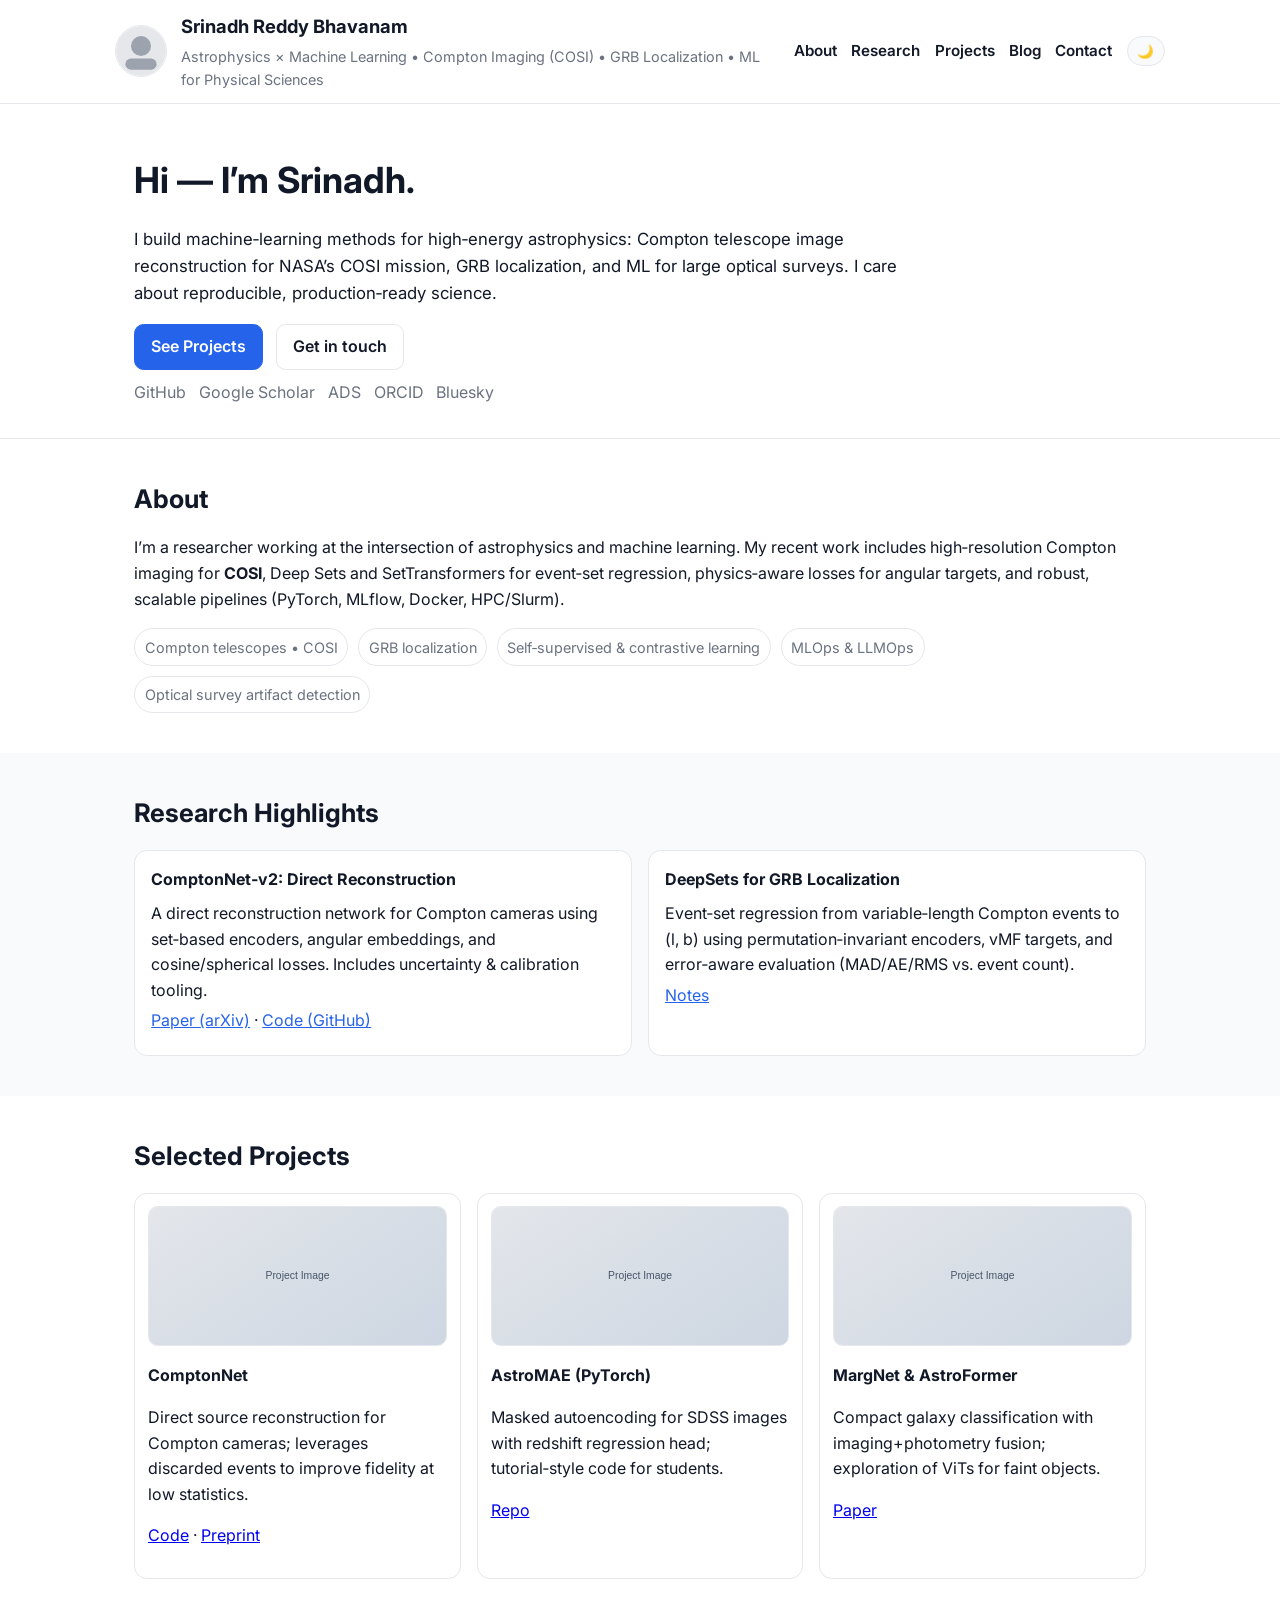
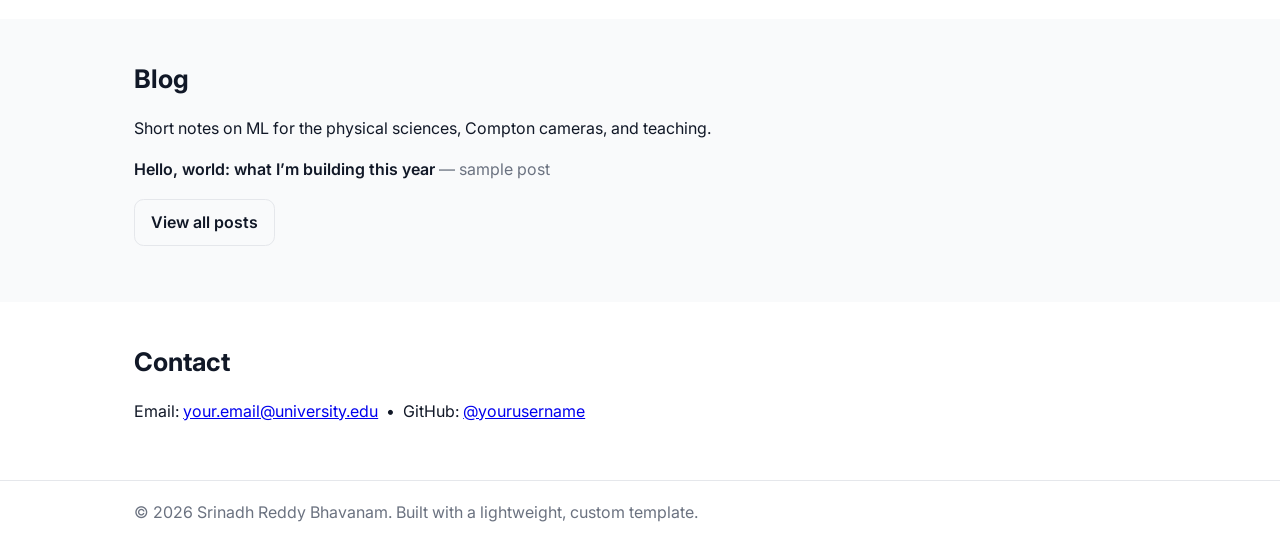
<file: index.html>
<!doctype html>
<html lang="en">
<head>
  <meta charset="utf-8" />
  <meta name="viewport" content="width=device-width, initial-scale=1" />
  <title>Srinadh Reddy Bhavanam | Astrophysics & Machine Learning</title>
  <meta name="description" content="Astrophysics & ML researcher — ML for Physical Sciences." />
  <link rel="preconnect" href="https://fonts.googleapis.com">
  <link rel="preconnect" href="https://fonts.gstatic.com" crossorigin>
  <link href="https://fonts.googleapis.com/css2?family=Inter:wght@300;400;600;800&display=swap" rel="stylesheet">
  <link rel="stylesheet" href="assets/css/style.css" />
</head>
<body>
  <header class="site-header">
    <div class="container header-inner">
      <div class="brand">
        <img class="avatar" src="assets/img/avatar.svg" alt="Avatar" />
        <div class="brand-text">
          <h1 class="name">Srinadh Reddy Bhavanam</h1>
          <p class="tagline">Astrophysics × Machine Learning • Compton Imaging (COSI) • GRB Localization • ML for Physical Sciences</p>
        </div>
      </div>
      <nav class="nav">
        <a href="#about">About</a>
        <a href="#research">Research</a>
        <a href="#projects">Projects</a>
        <a href="#blog">Blog</a>
        <a href="#contact">Contact</a>
        <button id="themeToggle" aria-label="Toggle dark mode">🌙</button>
      </nav>
    </div>
  </header>

  <main>
    <section id="hero" class="hero">
      <div class="container">
        <h2>Hi — I’m Srinadh.</h2>
        <p>
          I build machine‑learning methods for high‑energy astrophysics: Compton telescope image reconstruction for NASA’s COSI mission,
          GRB localization, and ML for large optical surveys. I care about reproducible, production‑ready science.
        </p>
        <div class="cta-row">
          <a class="btn primary" href="#projects">See Projects</a>
          <a class="btn" href="#contact">Get in touch</a>
        </div>
        <div class="socials">
          <a href="https://github.com/yourusername" target="_blank" rel="noopener">GitHub</a>
          <a href="https://scholar.google.com/" target="_blank" rel="noopener">Google Scholar</a>
          <a href="https://ui.adsabs.harvard.edu/" target="_blank" rel="noopener">ADS</a>
          <a href="https://orcid.org/" target="_blank" rel="noopener">ORCID</a>
          <a href="https://bsky.app/" target="_blank" rel="noopener">Bluesky</a>
        </div>
      </div>
    </section>

    <section id="about" class="section">
      <div class="container">
        <h3>About</h3>
        <p>
          I’m a researcher working at the intersection of astrophysics and machine learning. My recent work includes
          high‑resolution Compton imaging for <strong>COSI</strong>, Deep Sets and SetTransformers for event‑set regression,
          physics‑aware losses for angular targets, and robust, scalable pipelines (PyTorch, MLflow, Docker, HPC/Slurm).
        </p>
        <ul class="pill-list">
          <li>Compton telescopes • COSI</li>
          <li>GRB localization</li>
          <li>Self‑supervised & contrastive learning</li>
          <li>MLOps & LLMOps</li>
          <li>Optical survey artifact detection</li>
        </ul>
      </div>
    </section>

    <section id="research" class="section alt">
      <div class="container">
        <h3>Research Highlights</h3>
        <div class="grid two">
          <div class="card">
            <h4>ComptonNet‑v2: Direct Reconstruction</h4>
            <p>
              A direct reconstruction network for Compton cameras using set‑based encoders, angular embeddings,
              and cosine/spherical losses. Includes uncertainty & calibration tooling.
            </p>
            <p><a class="text-link" href="#" target="_blank" rel="noopener">Paper (arXiv)</a> · <a class="text-link" href="#" target="_blank" rel="noopener">Code (GitHub)</a></p>
          </div>
          <div class="card">
            <h4>DeepSets for GRB Localization</h4>
            <p>
              Event‑set regression from variable‑length Compton events to (l, b) using permutation‑invariant encoders,
              vMF targets, and error‑aware evaluation (MAD/AE/RMS vs. event count).
            </p>
            <p><a class="text-link" href="#" target="_blank" rel="noopener">Notes</a></p>
          </div>
        </div>
      </div>
    </section>

    <section id="projects" class="section">
      <div class="container">
        <h3>Selected Projects</h3>
        <div class="grid three">
          <article class="project">
            <img src="assets/img/ph-placeholder.svg" alt="Project image placeholder" />
            <h4>ComptonNet</h4>
            <p>Direct source reconstruction for Compton cameras; leverages discarded events to improve fidelity at low statistics.</p>
            <p class="links">
              <a href="#" target="_blank" rel="noopener">Code</a> · <a href="#" target="_blank" rel="noopener">Preprint</a>
            </p>
          </article>
          <article class="project">
            <img src="assets/img/ph-placeholder.svg" alt="Project image placeholder" />
            <h4>AstroMAE (PyTorch)</h4>
            <p>Masked autoencoding for SDSS images with redshift regression head; tutorial‑style code for students.</p>
            <p class="links">
              <a href="#" target="_blank" rel="noopener">Repo</a>
            </p>
          </article>
          <article class="project">
            <img src="assets/img/ph-placeholder.svg" alt="Project image placeholder" />
            <h4>MargNet & AstroFormer</h4>
            <p>Compact galaxy classification with imaging+photometry fusion; exploration of ViTs for faint objects.</p>
            <p class="links">
              <a href="#" target="_blank" rel="noopener">Paper</a>
            </p>
          </article>
        </div>
      </div>
    </section>

    <section id="blog" class="section alt">
      <div class="container">
        <h3>Blog</h3>
        <p>Short notes on ML for the physical sciences, Compton cameras, and teaching.</p>
        <ul class="post-list">
          <li><a href="blog/first-post.html">Hello, world: what I’m building this year</a> <span class="muted">— sample post</span></li>
        </ul>
        <p><a class="btn" href="blog/index.html">View all posts</a></p>
      </div>
    </section>

    <section id="contact" class="section">
      <div class="container">
        <h3>Contact</h3>
        <p>
          Email: <a href="mailto:your.email@university.edu">your.email@university.edu</a>
          &nbsp;•&nbsp; GitHub: <a href="https://github.com/yourusername" target="_blank" rel="noopener">@yourusername</a>
        </p>
      </div>
    </section>
  </main>

  <footer class="site-footer">
    <div class="container">
      <p>© <span id="year"></span> Srinadh Reddy Bhavanam. Built with a lightweight, custom template. </p>
    </div>
  </footer>

  <script src="assets/js/main.js"></script>
</body>
</html>
</file>
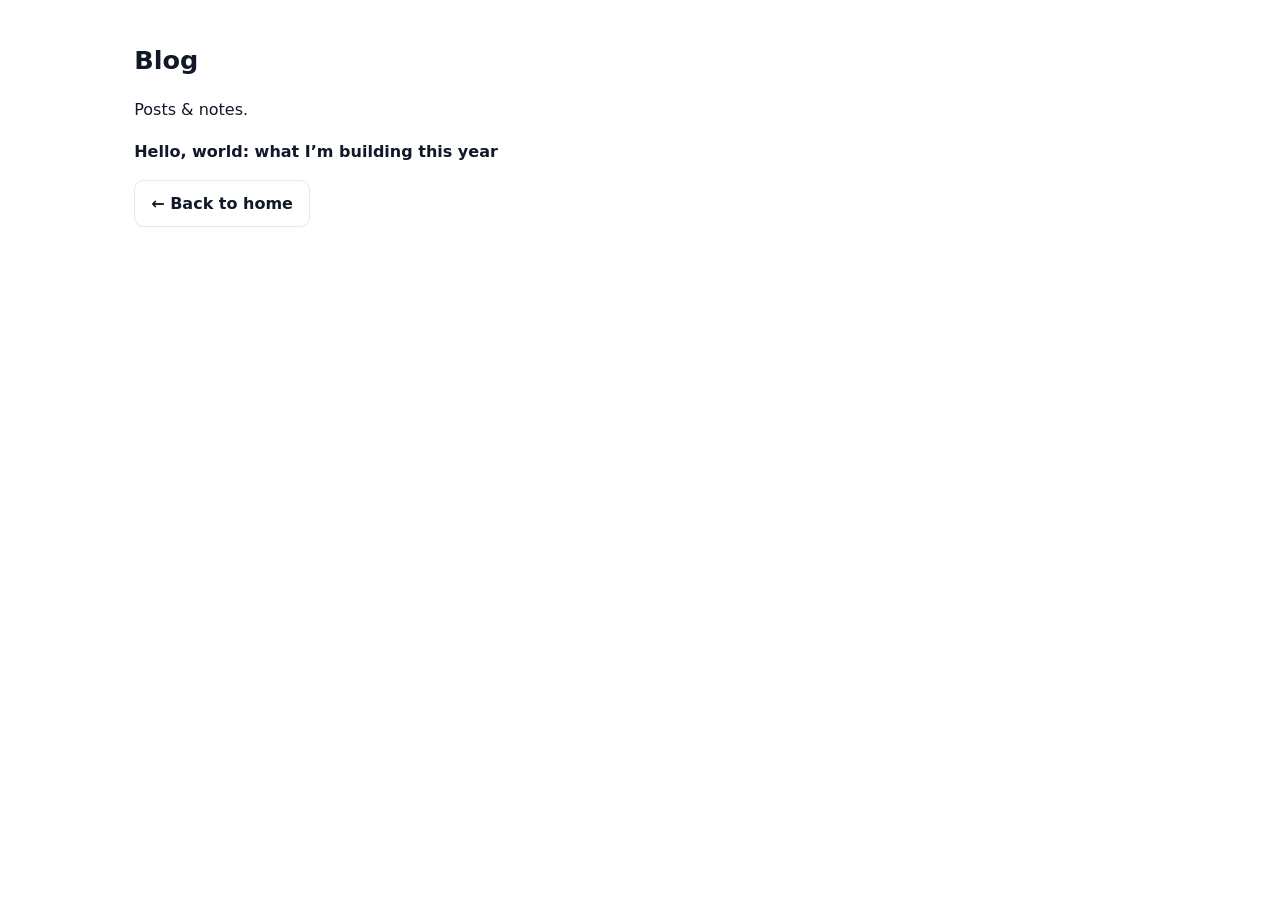
<file: blog/index.html>
<!doctype html>
<html lang="en">
<head>
  <meta charset="utf-8" />
  <meta name="viewport" content="width=device-width, initial-scale=1" />
  <title>Blog — Srinadh Reddy Bhavanam</title>
  <link href="../assets/css/style.css" rel="stylesheet" />
</head>
<body>
  <main class="section">
    <div class="container">
      <h3>Blog</h3>
      <p>Posts & notes.</p>
      <ul class="post-list">
        <li><a href="first-post.html">Hello, world: what I’m building this year</a></li>
      </ul>
      <p><a class="btn" href="../index.html">← Back to home</a></p>
    </div>
  </main>
</body>
</html>
</file>
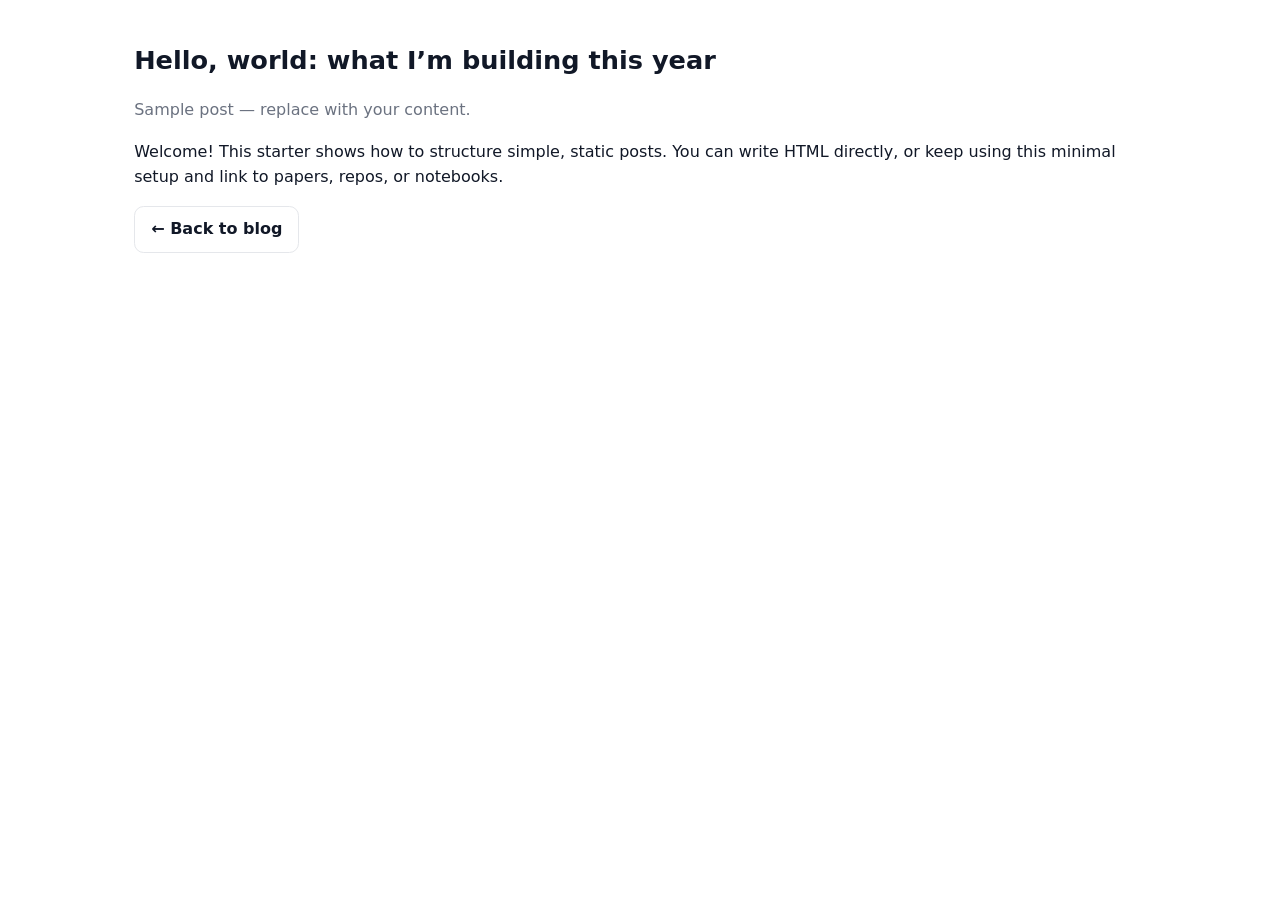
<file: blog/first-post.html>
<!doctype html>
<html lang="en">
<head>
  <meta charset="utf-8" />
  <meta name="viewport" content="width=device-width, initial-scale=1" />
  <title>Hello, world — Blog</title>
  <link href="../assets/css/style.css" rel="stylesheet" />
</head>
<body>
  <main class="section">
    <div class="container">
      <h3>Hello, world: what I’m building this year</h3>
      <p class="muted">Sample post — replace with your content.</p>
      <p>Welcome! This starter shows how to structure simple, static posts. You can write HTML directly, or keep using this minimal setup and link to papers, repos, or notebooks.</p>
      <p><a class="btn" href="index.html">← Back to blog</a></p>
    </div>
  </main>
</body>
</html>
</file>
<file: assets/css/style.css>
:root {
  --bg: #ffffff;
  --text: #111827;
  --muted: #6b7280;
  --card: #f9fafb;
  --accent: #2563eb;
  --accent-contrast: #ffffff;
  --border: #e5e7eb;
}

:root.dark {
  --bg: #0b1020;
  --text: #e5e7eb;
  --muted: #9ca3af;
  --card: #0f172a;
  --accent: #60a5fa;
  --accent-contrast: #0b1020;
  --border: #1f2937;
}

* { box-sizing: border-box; }
html, body { margin: 0; padding: 0; }
body {
  font-family: 'Inter', system-ui, -apple-system, Segoe UI, Roboto, Helvetica, Arial, 'Apple Color Emoji', 'Segoe UI Emoji';
  background: var(--bg);
  color: var(--text);
  line-height: 1.6;
}

.container {
  width: 100%;
  max-width: 1050px;
  padding: 0 1.2rem;
  margin: 0 auto;
}

.site-header {
  position: sticky; top: 0; z-index: 50;
  background: var(--bg);
  border-bottom: 1px solid var(--border);
}

.header-inner { display: flex; align-items: center; justify-content: space-between; gap: 1rem; padding: 0.75rem 0; }
.brand { display: flex; align-items: center; gap: 0.9rem; }
.brand .avatar { width: 52px; height: 52px; border-radius: 999px; border: 1px solid var(--border); }
.brand .name { font-size: 1.15rem; margin: 0; }
.brand .tagline { font-size: 0.9rem; color: var(--muted); margin: 0.2rem 0 0; }

.nav { display: flex; align-items: center; gap: 0.9rem; }
.nav a { text-decoration: none; color: var(--text); font-weight: 600; font-size: 0.95rem; }
.nav a:hover { color: var(--accent); }
.nav button { border: 1px solid var(--border); background: var(--card); color: var(--text); border-radius: 999px; padding: 0.4rem 0.6rem; cursor: pointer; }

.hero { padding: 3rem 0 2rem; border-bottom: 1px solid var(--border); }
.hero h2 { font-size: 2.25rem; margin: 0 0 0.3rem; }
.hero p { font-size: 1.05rem; max-width: 70ch; }
.cta-row { display: flex; gap: 0.8rem; margin-top: 1rem; }
.btn { display: inline-block; padding: 0.6rem 1rem; border-radius: 0.6rem; border: 1px solid var(--border); text-decoration: none; color: var(--text); font-weight: 600; }
.btn.primary { background: var(--accent); color: var(--accent-contrast); border-color: var(--accent); }

.socials { margin-top: 0.6rem; display: flex; gap: 0.8rem; flex-wrap: wrap; }
.socials a { color: var(--muted); text-decoration: none; }
.socials a:hover { color: var(--accent); }

.section { padding: 2.5rem 0; }
.section.alt { background: var(--card); }
.section h3 { font-size: 1.6rem; margin: 0 0 1rem; }
.pill-list { list-style: none; padding: 0; margin: 1rem 0 0; display: flex; flex-wrap: wrap; gap: 0.6rem; }
.pill-list li { border: 1px solid var(--border); padding: 0.4rem 0.6rem; border-radius: 999px; font-size: 0.9rem; color: var(--muted); background: var(--bg); }

.grid { display: grid; gap: 1rem; }
.grid.two { grid-template-columns: repeat(auto-fit, minmax(260px, 1fr)); }
.grid.three { grid-template-columns: repeat(auto-fit, minmax(220px, 1fr)); }

.card { background: var(--bg); border: 1px solid var(--border); border-radius: 0.8rem; padding: 1rem; }
.card h4 { margin: 0 0 0.5rem; }
.card p { margin: 0.3rem 0; }
.text-link { color: var(--accent); }

.project { background: var(--bg); border: 1px solid var(--border); border-radius: 0.8rem; padding: 0.8rem; }
.project img { width: 100%; height: 140px; object-fit: cover; border-radius: 0.6rem; border: 1px solid var(--border); background: var(--card); }
.project h4 { margin: 0.6rem 0 0.2rem; }

.post-list { list-style: none; padding: 0; margin: 0.6rem 0 0; }
.post-list li { margin: 0.2rem 0; }
.post-list a { text-decoration: none; font-weight: 600; color: var(--text); }
.post-list a:hover { color: var(--accent); }
.muted { color: var(--muted); }

.site-footer { border-top: 1px solid var(--border); padding: 1.2rem 0; }
.site-footer p { margin: 0; color: var(--muted); }

/* Small screens */
@media (max-width: 720px) {
  .brand .tagline { display: none; }
  .nav a { display: none; }
}
</file>
